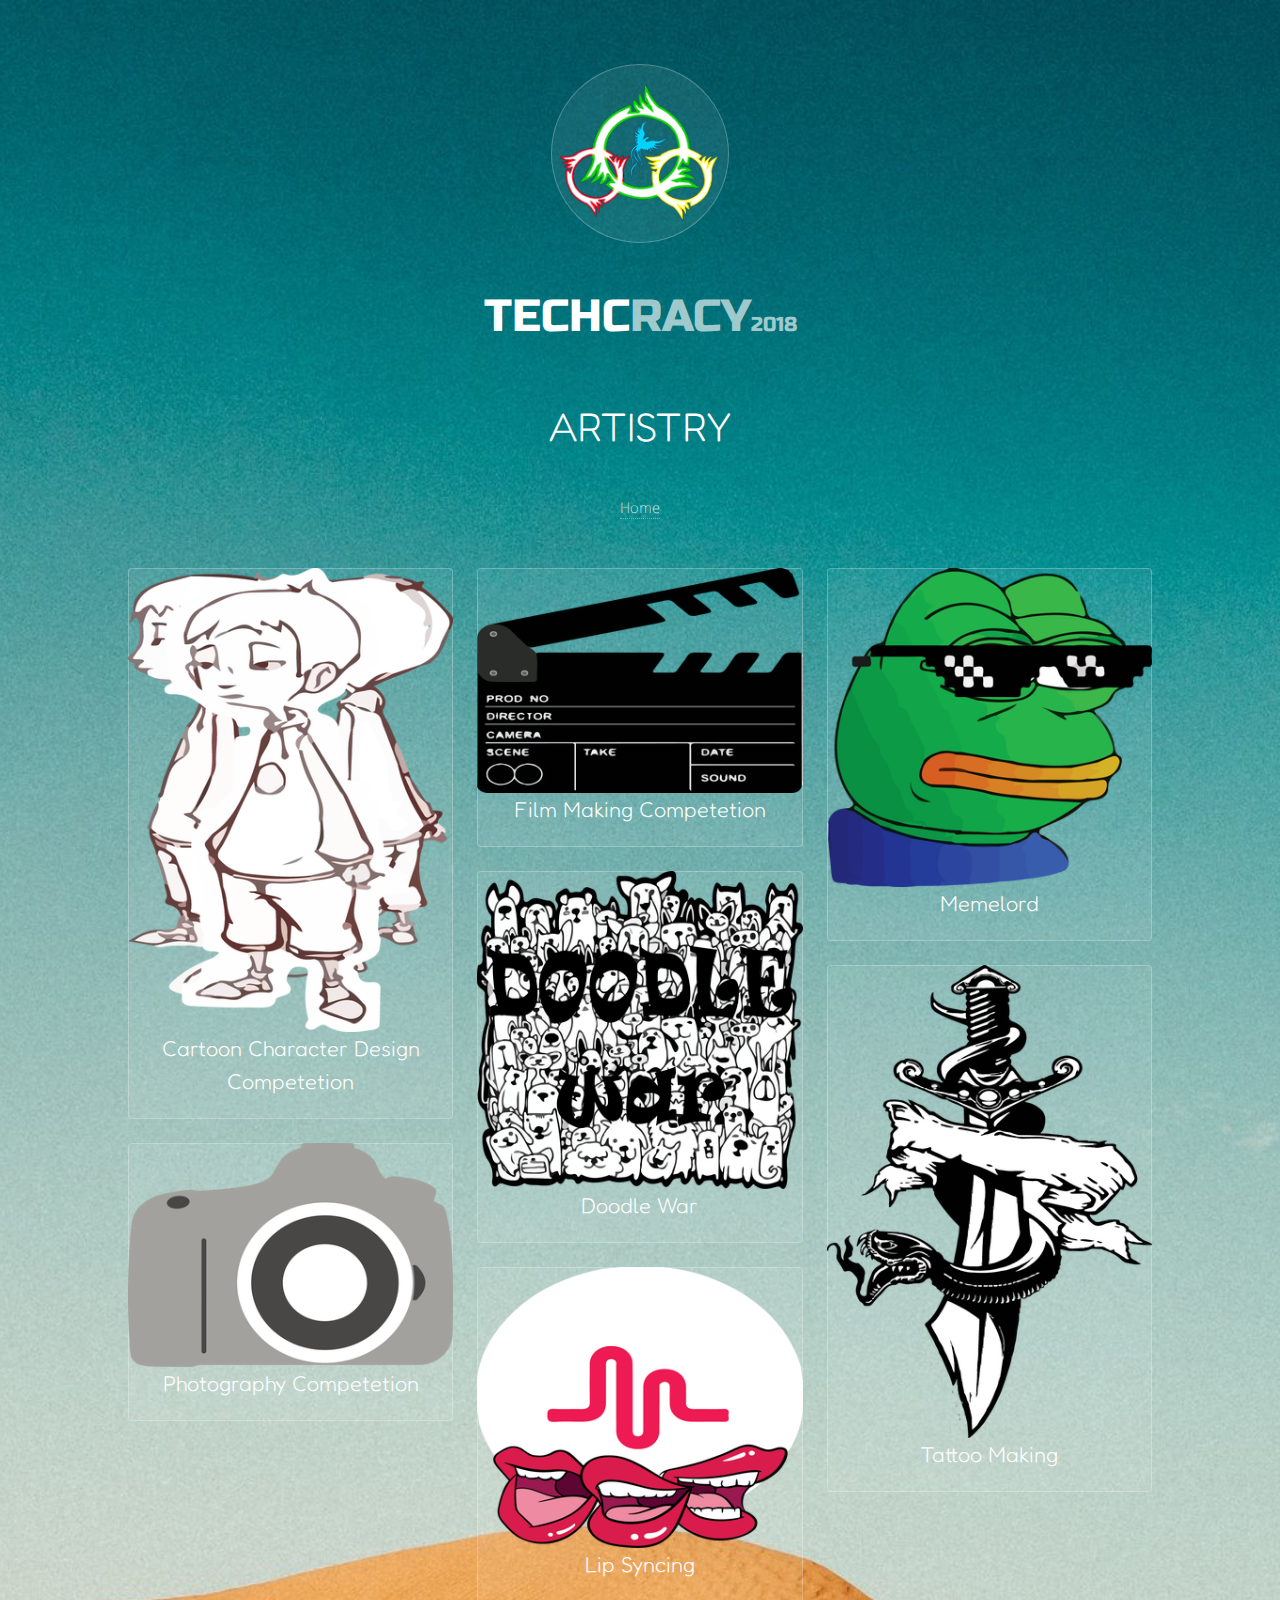
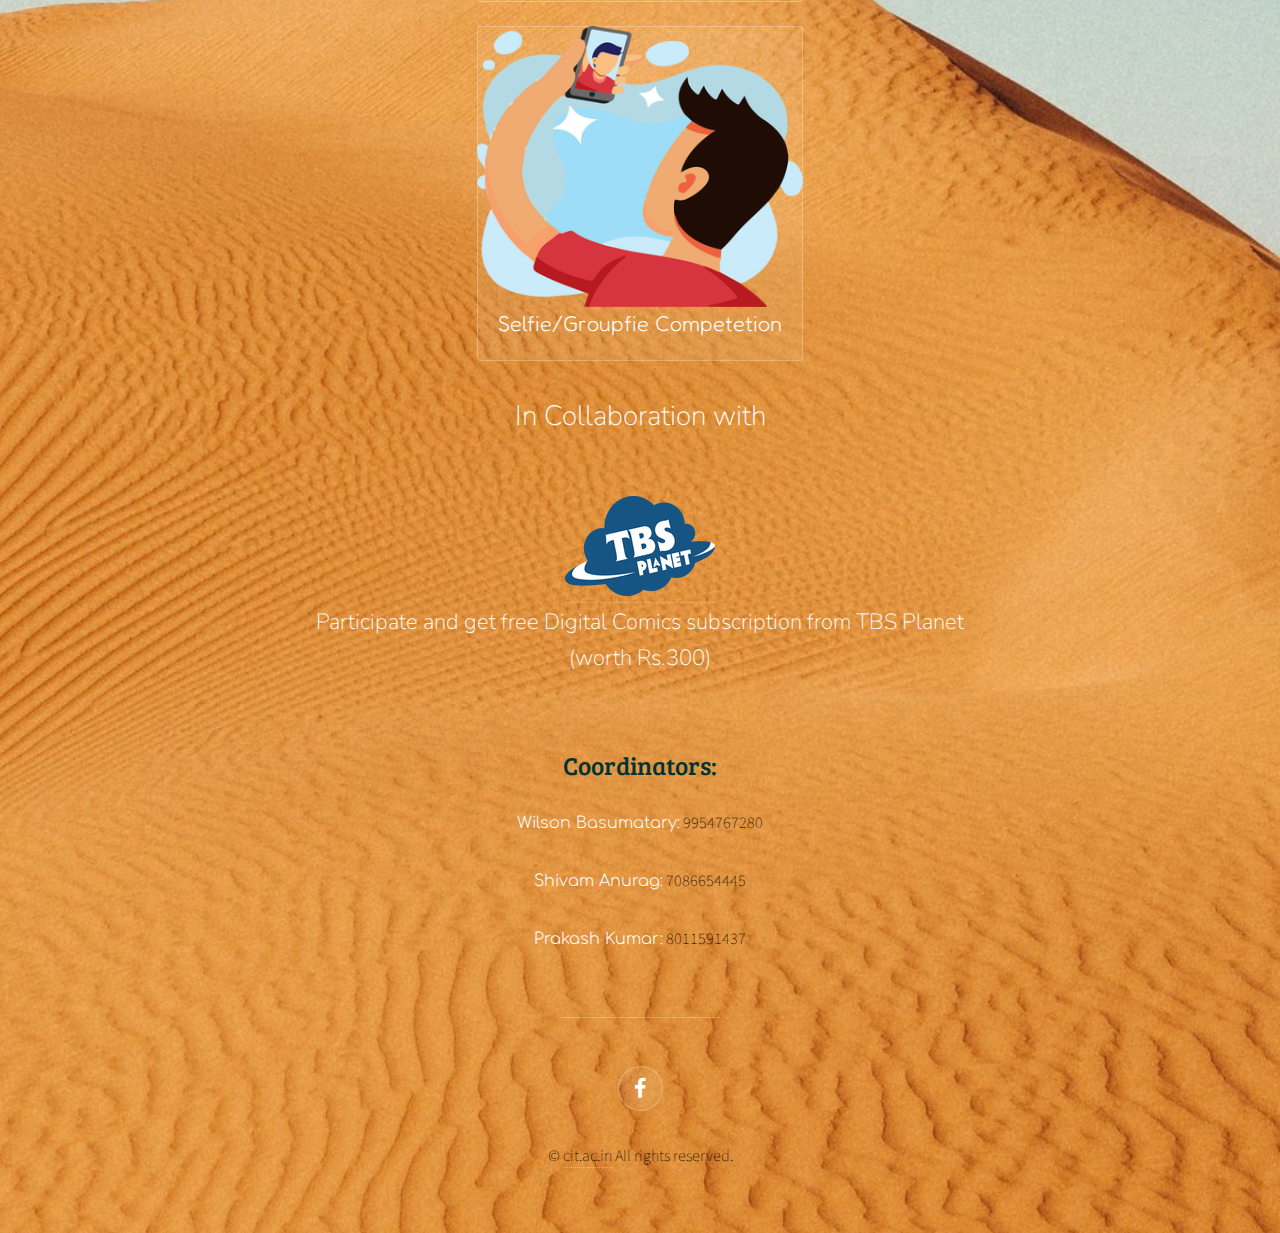
<file: artistry.html>
<!DOCTYPE HTML>

<html>
	<head>
		<title>Artistry</title>

		<meta charset="utf-8" />
		<meta name="viewport" content="width=device-width, initial-scale=1" />
		<link rel="shortcut icon" href="images_artistry/fig.png" />
		<link rel="stylesheet" href="assets_artistry/css/main.css" />
		<link href="https://fonts.googleapis.com/css?family=Pacifico" rel="stylesheet">
		<link href="https://fonts.googleapis.com/css?family=Fredoka+One" rel="stylesheet">
		<link href="https://fonts.googleapis.com/css?family=Assistant" rel="stylesheet">
		<link href="https://fonts.googleapis.com/css?family=Russo+One" rel="stylesheet">
		<link href="https://fonts.googleapis.com/css?family=Bree+Serif" rel="stylesheet">
		<link href="https://fonts.googleapis.com/css?family=Comfortaa" rel="stylesheet">
		<link href="https://fonts.googleapis.com/css?family=Nunito" rel="stylesheet">

	</head>
	<body>

		<!-- Wrapper -->
			<div id="wrapper">

				<!-- Header -->
					<header id="header">
						
						<span class="avatar"><img src="assets/images/fig.png" alt=""/></span>
						<h1 style="font-family: 'Russo One', sans-serif; font-size: 45px"><strong>TECHC</strong><span>RACY</span><span style="font-size: 20px;">2018</span></h1>
						<h3 style="font-family: 'Fredoka One', cursive; font-size: 40px;"><strong>ART</strong>ISTRY</h3>
						
						<h3 style="font-family: 'Assistant', sans-serif;"><a href="index.html">Home</a></h3>
					</header>

				<!-- Main -->
					<section id="main">

						<!-- Thumbnails -->
							<section class="thumbnails">
								<div>
									<a href="images_artistry/fulls/characterdesign.jpg">
										<img src="images_artistry/thumbs/character1.png" alt="" />
										<h2 style="font-family: 'Fredoka One', cursive;">Cartoon Character Design Competetion</h2>
									</a>
									<a href="images_artistry/fulls/photography.jpg">
										<img src="images_artistry/thumbs/camera1.png" alt="" />
										<h2 style="font-family: 'Fredoka One', cursive;">Photography Competetion</h2>
									</a>
								</div>
								<div>
									<a href="images_artistry/fulls/filmaking.jpg">
										<img src="images_artistry/thumbs/film1.png" alt="" />
										<h2 style="font-family: 'Fredoka One', cursive;">Film Making Competetion</h2>
									</a>
									<a href="images_artistry/fulls/doodle.jpg">
										<img src="images_artistry/thumbs/doodle1.png" alt="" />
										<h2 style="font-family: 'Fredoka One', cursive;">Doodle War</h2>
									</a>
									<a href="images_artistry/fulls/lipsync.jpg">
										<img src="images_artistry/thumbs/lipsync1.png" alt="" />
										<h2 style="font-family: 'Fredoka One', cursive;">Lip Syncing</h2>
									</a>
									<a href="images_artistry/fulls/selfie.jpg">
										<img src="images_artistry/thumbs/selfie1.png" alt="" />
										<h2 style="font-family: 'Fredoka One', cursive;">Selfie/Groupfie Competetion</h2>
									</a>
								</div>
								<div>
									<a href="images_artistry/fulls/memelord.jpg">
										<img src="images_artistry/thumbs/memelord1.png" alt="" />
										<h2 style="font-family: 'Fredoka One', cursive;">Memelord</h2>
									</a>
									<a href="images_artistry/fulls/tatoo.jpg">
										<img src="images_artistry/thumbs/tatoo1.png" alt="" />
										<h2 style="font-family: 'Fredoka One', cursive;">Tattoo Making</h2>
									</a>
								</div>
								
							</section>
							<div style="text-align: center;">
								<p style=" font-family: 'Nunito', sans-serif; color: white; font-size: 28px;">In Collaboration with</p>
								<a href="https://www.tbsplanet.com"><img src="images_artistry/tbs1.png" alt=""></a>
								<p style=" font-family: 'Nunito', sans-serif; color: white; font-size: 22px;">Participate and get free Digital Comics subscription from TBS Planet<br>(worth Rs.300)</p>
							</div>

					</section>
					<br>
					<h6 style="color: rgb(0, 51, 51); text-align: center; font-size: 25px; font-family: 'Bree Serif', serif;">Coordinators: </h6>
					
                    <p style="color: black; text-align: center;"><strong style="font-family: 'Comfortaa', cursive;">Wilson Basumatary:</strong> 9954767280</p>
                    <p style="color: black; text-align: center;"><strong style="font-family: 'Comfortaa', cursive;">Shivam Anurag:</strong> 7086654445</p>
                    <p style="color: black; text-align: center;"><strong style="font-family: 'Comfortaa', cursive;">Prakash Kumar:</strong> 8011591437</p>
				<!-- Footer -->
					<footer id="footer">
							<ul class="icons">
							
									<li><a href="https://www.facebook.com/artistrycit/" class="icon style2 fa-facebook" style="color: white;"><span class="label">Facebook</span></a></li>
									
									
							</ul>
						<p>&copy; <a href="https://www.cit.ac.in">cit.ac.in</a> All rights reserved. </p>
					</footer>

			</div>

		<!-- Scripts -->
			<script src="assets_artistry/js/jquery.min.js"></script>
			<script src="assets_artistry/js/jquery.poptrox.min.js"></script>
			<script src="assets_artistry/js/skel.min.js"></script>
			<script src="assets_artistry/js/main.js"></script>

	</body>
</html>
</file>
<file: assets_artistry/css/main.css>
@charset "UTF-8";
@import url(font-awesome.min.css);
@import url("http://fonts.googleapis.com/css?family=Source+Sans+Pro:200");



/* Reset */

	html, body, div, span, applet, object, iframe, h1, h2, h3, h4, h5, h6, p, blockquote, pre, a, abbr, acronym, address, big, cite, code, del, dfn, em, img, ins, kbd, q, s, samp, small, strike, strong, sub, sup, tt, var, b, u, i, center, dl, dt, dd, ol, ul, li, fieldset, form, label, legend, table, caption, tbody, tfoot, thead, tr, th, td, article, aside, canvas, details, embed, figure, figcaption, footer, header, hgroup, menu, nav, output, ruby, section, summary, time, mark, audio, video {
		margin: 0;
		padding: 0;
		border: 0;
		font-size: 100%;
		font: inherit;
		vertical-align: baseline;
	}

	article, aside, details, figcaption, figure, footer, header, hgroup, menu, nav, section {
		display: block;
	}

	body {
		line-height: 1;
	}

	ol, ul {
		list-style: none;
	}

	blockquote, q {
		quotes: none;
	}

	blockquote:before, blockquote:after, q:before, q:after {
		content: '';
		content: none;
	}

	table {
		border-collapse: collapse;
		border-spacing: 0;
	}

	body {
		-webkit-text-size-adjust: none;
	}

/* Box Model */

	*, *:before, *:after {
		-moz-box-sizing: border-box;
		-webkit-box-sizing: border-box;
		box-sizing: border-box;
	}

/* Grid */

	.row {
		border-bottom: solid 1px transparent;
		-moz-box-sizing: border-box;
		-webkit-box-sizing: border-box;
		box-sizing: border-box;
	}

	.row > * {
		float: left;
		-moz-box-sizing: border-box;
		-webkit-box-sizing: border-box;
		box-sizing: border-box;
	}

	.row:after, .row:before {
		content: '';
		display: block;
		clear: both;
		height: 0;
	}

	.row.uniform > * > :first-child {
		margin-top: 0;
	}

	.row.uniform > * > :last-child {
		margin-bottom: 0;
	}

	.row.\30 \25 > * {
		padding: 0 0 0 0em;
	}

	.row.\30 \25 {
		margin: 0 0 -1px 0em;
	}

	.row.uniform.\30 \25 > * {
		padding: 0em 0 0 0em;
	}

	.row.uniform.\30 \25 {
		margin: 0em 0 -1px 0em;
	}

	.row > * {
		padding: 0 0 0 2em;
	}

	.row {
		margin: 0 0 -1px -2em;
	}

	.row.uniform > * {
		padding: 2em 0 0 2em;
	}

	.row.uniform {
		margin: -2em 0 -1px -2em;
	}

	.row.\32 00\25 > * {
		padding: 0 0 0 4em;
	}

	.row.\32 00\25 {
		margin: 0 0 -1px -4em;
	}

	.row.uniform.\32 00\25 > * {
		padding: 4em 0 0 4em;
	}

	.row.uniform.\32 00\25 {
		margin: -4em 0 -1px -4em;
	}

	.row.\31 50\25 > * {
		padding: 0 0 0 3em;
	}

	.row.\31 50\25 {
		margin: 0 0 -1px -3em;
	}

	.row.uniform.\31 50\25 > * {
		padding: 3em 0 0 3em;
	}

	.row.uniform.\31 50\25 {
		margin: -3em 0 -1px -3em;
	}

	.row.\35 0\25 > * {
		padding: 0 0 0 1em;
	}

	.row.\35 0\25 {
		margin: 0 0 -1px -1em;
	}

	.row.uniform.\35 0\25 > * {
		padding: 1em 0 0 1em;
	}

	.row.uniform.\35 0\25 {
		margin: -1em 0 -1px -1em;
	}

	.row.\32 5\25 > * {
		padding: 0 0 0 0.5em;
	}

	.row.\32 5\25 {
		margin: 0 0 -1px -0.5em;
	}

	.row.uniform.\32 5\25 > * {
		padding: 0.5em 0 0 0.5em;
	}

	.row.uniform.\32 5\25 {
		margin: -0.5em 0 -1px -0.5em;
	}

	.\31 2u, .\31 2u\24 {
		width: 100%;
		clear: none;
		margin-left: 0;
	}

	.\31 1u, .\31 1u\24 {
		width: 91.6666666667%;
		clear: none;
		margin-left: 0;
	}

	.\31 0u, .\31 0u\24 {
		width: 83.3333333333%;
		clear: none;
		margin-left: 0;
	}

	.\39 u, .\39 u\24 {
		width: 75%;
		clear: none;
		margin-left: 0;
	}

	.\38 u, .\38 u\24 {
		width: 66.6666666667%;
		clear: none;
		margin-left: 0;
	}

	.\37 u, .\37 u\24 {
		width: 58.3333333333%;
		clear: none;
		margin-left: 0;
	}

	.\36 u, .\36 u\24 {
		width: 50%;
		clear: none;
		margin-left: 0;
	}

	.\35 u, .\35 u\24 {
		width: 41.6666666667%;
		clear: none;
		margin-left: 0;
	}

	.\34 u, .\34 u\24 {
		width: 33.3333333333%;
		clear: none;
		margin-left: 0;
	}

	.\33 u, .\33 u\24 {
		width: 25%;
		clear: none;
		margin-left: 0;
	}

	.\32 u, .\32 u\24 {
		width: 16.6666666667%;
		clear: none;
		margin-left: 0;
	}

	.\31 u, .\31 u\24 {
		width: 8.3333333333%;
		clear: none;
		margin-left: 0;
	}

	.\31 2u\24 + *,
	.\31 1u\24 + *,
	.\31 0u\24 + *,
	.\39 u\24 + *,
	.\38 u\24 + *,
	.\37 u\24 + *,
	.\36 u\24 + *,
	.\35 u\24 + *,
	.\34 u\24 + *,
	.\33 u\24 + *,
	.\32 u\24 + *,
	.\31 u\24 + * {
		clear: left;
	}

	.\-11u {
		margin-left: 91.66667%;
	}

	.\-10u {
		margin-left: 83.33333%;
	}

	.\-9u {
		margin-left: 75%;
	}

	.\-8u {
		margin-left: 66.66667%;
	}

	.\-7u {
		margin-left: 58.33333%;
	}

	.\-6u {
		margin-left: 50%;
	}

	.\-5u {
		margin-left: 41.66667%;
	}

	.\-4u {
		margin-left: 33.33333%;
	}

	.\-3u {
		margin-left: 25%;
	}

	.\-2u {
		margin-left: 16.66667%;
	}

	.\-1u {
		margin-left: 8.33333%;
	}

	@media screen and (max-width: 1680px) {

		.row > * {
			padding: 0 0 0 2em;
		}

		.row {
			margin: 0 0 -1px -2em;
		}

		.row.uniform > * {
			padding: 2em 0 0 2em;
		}

		.row.uniform {
			margin: -2em 0 -1px -2em;
		}

		.row.\32 00\25 > * {
			padding: 0 0 0 4em;
		}

		.row.\32 00\25 {
			margin: 0 0 -1px -4em;
		}

		.row.uniform.\32 00\25 > * {
			padding: 4em 0 0 4em;
		}

		.row.uniform.\32 00\25 {
			margin: -4em 0 -1px -4em;
		}

		.row.\31 50\25 > * {
			padding: 0 0 0 3em;
		}

		.row.\31 50\25 {
			margin: 0 0 -1px -3em;
		}

		.row.uniform.\31 50\25 > * {
			padding: 3em 0 0 3em;
		}

		.row.uniform.\31 50\25 {
			margin: -3em 0 -1px -3em;
		}

		.row.\35 0\25 > * {
			padding: 0 0 0 1em;
		}

		.row.\35 0\25 {
			margin: 0 0 -1px -1em;
		}

		.row.uniform.\35 0\25 > * {
			padding: 1em 0 0 1em;
		}

		.row.uniform.\35 0\25 {
			margin: -1em 0 -1px -1em;
		}

		.row.\32 5\25 > * {
			padding: 0 0 0 0.5em;
		}

		.row.\32 5\25 {
			margin: 0 0 -1px -0.5em;
		}

		.row.uniform.\32 5\25 > * {
			padding: 0.5em 0 0 0.5em;
		}

		.row.uniform.\32 5\25 {
			margin: -0.5em 0 -1px -0.5em;
		}

		.\31 2u\28xlarge\29, .\31 2u\24\28xlarge\29 {
			width: 100%;
			clear: none;
			margin-left: 0;
		}

		.\31 1u\28xlarge\29, .\31 1u\24\28xlarge\29 {
			width: 91.6666666667%;
			clear: none;
			margin-left: 0;
		}

		.\31 0u\28xlarge\29, .\31 0u\24\28xlarge\29 {
			width: 83.3333333333%;
			clear: none;
			margin-left: 0;
		}

		.\39 u\28xlarge\29, .\39 u\24\28xlarge\29 {
			width: 75%;
			clear: none;
			margin-left: 0;
		}

		.\38 u\28xlarge\29, .\38 u\24\28xlarge\29 {
			width: 66.6666666667%;
			clear: none;
			margin-left: 0;
		}

		.\37 u\28xlarge\29, .\37 u\24\28xlarge\29 {
			width: 58.3333333333%;
			clear: none;
			margin-left: 0;
		}

		.\36 u\28xlarge\29, .\36 u\24\28xlarge\29 {
			width: 50%;
			clear: none;
			margin-left: 0;
		}

		.\35 u\28xlarge\29, .\35 u\24\28xlarge\29 {
			width: 41.6666666667%;
			clear: none;
			margin-left: 0;
		}

		.\34 u\28xlarge\29, .\34 u\24\28xlarge\29 {
			width: 33.3333333333%;
			clear: none;
			margin-left: 0;
		}

		.\33 u\28xlarge\29, .\33 u\24\28xlarge\29 {
			width: 25%;
			clear: none;
			margin-left: 0;
		}

		.\32 u\28xlarge\29, .\32 u\24\28xlarge\29 {
			width: 16.6666666667%;
			clear: none;
			margin-left: 0;
		}

		.\31 u\28xlarge\29, .\31 u\24\28xlarge\29 {
			width: 8.3333333333%;
			clear: none;
			margin-left: 0;
		}

		.\31 2u\24\28xlarge\29 + *,
		.\31 1u\24\28xlarge\29 + *,
		.\31 0u\24\28xlarge\29 + *,
		.\39 u\24\28xlarge\29 + *,
		.\38 u\24\28xlarge\29 + *,
		.\37 u\24\28xlarge\29 + *,
		.\36 u\24\28xlarge\29 + *,
		.\35 u\24\28xlarge\29 + *,
		.\34 u\24\28xlarge\29 + *,
		.\33 u\24\28xlarge\29 + *,
		.\32 u\24\28xlarge\29 + *,
		.\31 u\24\28xlarge\29 + * {
			clear: left;
		}

		.\-11u\28xlarge\29 {
			margin-left: 91.66667%;
		}

		.\-10u\28xlarge\29 {
			margin-left: 83.33333%;
		}

		.\-9u\28xlarge\29 {
			margin-left: 75%;
		}

		.\-8u\28xlarge\29 {
			margin-left: 66.66667%;
		}

		.\-7u\28xlarge\29 {
			margin-left: 58.33333%;
		}

		.\-6u\28xlarge\29 {
			margin-left: 50%;
		}

		.\-5u\28xlarge\29 {
			margin-left: 41.66667%;
		}

		.\-4u\28xlarge\29 {
			margin-left: 33.33333%;
		}

		.\-3u\28xlarge\29 {
			margin-left: 25%;
		}

		.\-2u\28xlarge\29 {
			margin-left: 16.66667%;
		}

		.\-1u\28xlarge\29 {
			margin-left: 8.33333%;
		}

	}

	@media screen and (max-width: 1280px) {

		.row > * {
			padding: 0 0 0 2em;
		}

		.row {
			margin: 0 0 -1px -2em;
		}

		.row.uniform > * {
			padding: 2em 0 0 2em;
		}

		.row.uniform {
			margin: -2em 0 -1px -2em;
		}

		.row.\32 00\25 > * {
			padding: 0 0 0 4em;
		}

		.row.\32 00\25 {
			margin: 0 0 -1px -4em;
		}

		.row.uniform.\32 00\25 > * {
			padding: 4em 0 0 4em;
		}

		.row.uniform.\32 00\25 {
			margin: -4em 0 -1px -4em;
		}

		.row.\31 50\25 > * {
			padding: 0 0 0 3em;
		}

		.row.\31 50\25 {
			margin: 0 0 -1px -3em;
		}

		.row.uniform.\31 50\25 > * {
			padding: 3em 0 0 3em;
		}

		.row.uniform.\31 50\25 {
			margin: -3em 0 -1px -3em;
		}

		.row.\35 0\25 > * {
			padding: 0 0 0 1em;
		}

		.row.\35 0\25 {
			margin: 0 0 -1px -1em;
		}

		.row.uniform.\35 0\25 > * {
			padding: 1em 0 0 1em;
		}

		.row.uniform.\35 0\25 {
			margin: -1em 0 -1px -1em;
		}

		.row.\32 5\25 > * {
			padding: 0 0 0 0.5em;
		}

		.row.\32 5\25 {
			margin: 0 0 -1px -0.5em;
		}

		.row.uniform.\32 5\25 > * {
			padding: 0.5em 0 0 0.5em;
		}

		.row.uniform.\32 5\25 {
			margin: -0.5em 0 -1px -0.5em;
		}

		.\31 2u\28large\29, .\31 2u\24\28large\29 {
			width: 100%;
			clear: none;
			margin-left: 0;
		}

		.\31 1u\28large\29, .\31 1u\24\28large\29 {
			width: 91.6666666667%;
			clear: none;
			margin-left: 0;
		}

		.\31 0u\28large\29, .\31 0u\24\28large\29 {
			width: 83.3333333333%;
			clear: none;
			margin-left: 0;
		}

		.\39 u\28large\29, .\39 u\24\28large\29 {
			width: 75%;
			clear: none;
			margin-left: 0;
		}

		.\38 u\28large\29, .\38 u\24\28large\29 {
			width: 66.6666666667%;
			clear: none;
			margin-left: 0;
		}

		.\37 u\28large\29, .\37 u\24\28large\29 {
			width: 58.3333333333%;
			clear: none;
			margin-left: 0;
		}

		.\36 u\28large\29, .\36 u\24\28large\29 {
			width: 50%;
			clear: none;
			margin-left: 0;
		}

		.\35 u\28large\29, .\35 u\24\28large\29 {
			width: 41.6666666667%;
			clear: none;
			margin-left: 0;
		}

		.\34 u\28large\29, .\34 u\24\28large\29 {
			width: 33.3333333333%;
			clear: none;
			margin-left: 0;
		}

		.\33 u\28large\29, .\33 u\24\28large\29 {
			width: 25%;
			clear: none;
			margin-left: 0;
		}

		.\32 u\28large\29, .\32 u\24\28large\29 {
			width: 16.6666666667%;
			clear: none;
			margin-left: 0;
		}

		.\31 u\28large\29, .\31 u\24\28large\29 {
			width: 8.3333333333%;
			clear: none;
			margin-left: 0;
		}

		.\31 2u\24\28large\29 + *,
		.\31 1u\24\28large\29 + *,
		.\31 0u\24\28large\29 + *,
		.\39 u\24\28large\29 + *,
		.\38 u\24\28large\29 + *,
		.\37 u\24\28large\29 + *,
		.\36 u\24\28large\29 + *,
		.\35 u\24\28large\29 + *,
		.\34 u\24\28large\29 + *,
		.\33 u\24\28large\29 + *,
		.\32 u\24\28large\29 + *,
		.\31 u\24\28large\29 + * {
			clear: left;
		}

		.\-11u\28large\29 {
			margin-left: 91.66667%;
		}

		.\-10u\28large\29 {
			margin-left: 83.33333%;
		}

		.\-9u\28large\29 {
			margin-left: 75%;
		}

		.\-8u\28large\29 {
			margin-left: 66.66667%;
		}

		.\-7u\28large\29 {
			margin-left: 58.33333%;
		}

		.\-6u\28large\29 {
			margin-left: 50%;
		}

		.\-5u\28large\29 {
			margin-left: 41.66667%;
		}

		.\-4u\28large\29 {
			margin-left: 33.33333%;
		}

		.\-3u\28large\29 {
			margin-left: 25%;
		}

		.\-2u\28large\29 {
			margin-left: 16.66667%;
		}

		.\-1u\28large\29 {
			margin-left: 8.33333%;
		}

	}

	@media screen and (max-width: 980px) {

		.row > * {
			padding: 0 0 0 2em;
		}

		.row {
			margin: 0 0 -1px -2em;
		}

		.row.uniform > * {
			padding: 2em 0 0 2em;
		}

		.row.uniform {
			margin: -2em 0 -1px -2em;
		}

		.row.\32 00\25 > * {
			padding: 0 0 0 4em;
		}

		.row.\32 00\25 {
			margin: 0 0 -1px -4em;
		}

		.row.uniform.\32 00\25 > * {
			padding: 4em 0 0 4em;
		}

		.row.uniform.\32 00\25 {
			margin: -4em 0 -1px -4em;
		}

		.row.\31 50\25 > * {
			padding: 0 0 0 3em;
		}

		.row.\31 50\25 {
			margin: 0 0 -1px -3em;
		}

		.row.uniform.\31 50\25 > * {
			padding: 3em 0 0 3em;
		}

		.row.uniform.\31 50\25 {
			margin: -3em 0 -1px -3em;
		}

		.row.\35 0\25 > * {
			padding: 0 0 0 1em;
		}

		.row.\35 0\25 {
			margin: 0 0 -1px -1em;
		}

		.row.uniform.\35 0\25 > * {
			padding: 1em 0 0 1em;
		}

		.row.uniform.\35 0\25 {
			margin: -1em 0 -1px -1em;
		}

		.row.\32 5\25 > * {
			padding: 0 0 0 0.5em;
		}

		.row.\32 5\25 {
			margin: 0 0 -1px -0.5em;
		}

		.row.uniform.\32 5\25 > * {
			padding: 0.5em 0 0 0.5em;
		}

		.row.uniform.\32 5\25 {
			margin: -0.5em 0 -1px -0.5em;
		}

		.\31 2u\28medium\29, .\31 2u\24\28medium\29 {
			width: 100%;
			clear: none;
			margin-left: 0;
		}

		.\31 1u\28medium\29, .\31 1u\24\28medium\29 {
			width: 91.6666666667%;
			clear: none;
			margin-left: 0;
		}

		.\31 0u\28medium\29, .\31 0u\24\28medium\29 {
			width: 83.3333333333%;
			clear: none;
			margin-left: 0;
		}

		.\39 u\28medium\29, .\39 u\24\28medium\29 {
			width: 75%;
			clear: none;
			margin-left: 0;
		}

		.\38 u\28medium\29, .\38 u\24\28medium\29 {
			width: 66.6666666667%;
			clear: none;
			margin-left: 0;
		}

		.\37 u\28medium\29, .\37 u\24\28medium\29 {
			width: 58.3333333333%;
			clear: none;
			margin-left: 0;
		}

		.\36 u\28medium\29, .\36 u\24\28medium\29 {
			width: 50%;
			clear: none;
			margin-left: 0;
		}

		.\35 u\28medium\29, .\35 u\24\28medium\29 {
			width: 41.6666666667%;
			clear: none;
			margin-left: 0;
		}

		.\34 u\28medium\29, .\34 u\24\28medium\29 {
			width: 33.3333333333%;
			clear: none;
			margin-left: 0;
		}

		.\33 u\28medium\29, .\33 u\24\28medium\29 {
			width: 25%;
			clear: none;
			margin-left: 0;
		}

		.\32 u\28medium\29, .\32 u\24\28medium\29 {
			width: 16.6666666667%;
			clear: none;
			margin-left: 0;
		}

		.\31 u\28medium\29, .\31 u\24\28medium\29 {
			width: 8.3333333333%;
			clear: none;
			margin-left: 0;
		}

		.\31 2u\24\28medium\29 + *,
		.\31 1u\24\28medium\29 + *,
		.\31 0u\24\28medium\29 + *,
		.\39 u\24\28medium\29 + *,
		.\38 u\24\28medium\29 + *,
		.\37 u\24\28medium\29 + *,
		.\36 u\24\28medium\29 + *,
		.\35 u\24\28medium\29 + *,
		.\34 u\24\28medium\29 + *,
		.\33 u\24\28medium\29 + *,
		.\32 u\24\28medium\29 + *,
		.\31 u\24\28medium\29 + * {
			clear: left;
		}

		.\-11u\28medium\29 {
			margin-left: 91.66667%;
		}

		.\-10u\28medium\29 {
			margin-left: 83.33333%;
		}

		.\-9u\28medium\29 {
			margin-left: 75%;
		}

		.\-8u\28medium\29 {
			margin-left: 66.66667%;
		}

		.\-7u\28medium\29 {
			margin-left: 58.33333%;
		}

		.\-6u\28medium\29 {
			margin-left: 50%;
		}

		.\-5u\28medium\29 {
			margin-left: 41.66667%;
		}

		.\-4u\28medium\29 {
			margin-left: 33.33333%;
		}

		.\-3u\28medium\29 {
			margin-left: 25%;
		}

		.\-2u\28medium\29 {
			margin-left: 16.66667%;
		}

		.\-1u\28medium\29 {
			margin-left: 8.33333%;
		}

	}

	@media screen and (max-width: 736px) {

		.row > * {
			padding: 0 0 0 2em;
		}

		.row {
			margin: 0 0 -1px -2em;
		}

		.row.uniform > * {
			padding: 2em 0 0 2em;
		}

		.row.uniform {
			margin: -2em 0 -1px -2em;
		}

		.row.\32 00\25 > * {
			padding: 0 0 0 4em;
		}

		.row.\32 00\25 {
			margin: 0 0 -1px -4em;
		}

		.row.uniform.\32 00\25 > * {
			padding: 4em 0 0 4em;
		}

		.row.uniform.\32 00\25 {
			margin: -4em 0 -1px -4em;
		}

		.row.\31 50\25 > * {
			padding: 0 0 0 3em;
		}

		.row.\31 50\25 {
			margin: 0 0 -1px -3em;
		}

		.row.uniform.\31 50\25 > * {
			padding: 3em 0 0 3em;
		}

		.row.uniform.\31 50\25 {
			margin: -3em 0 -1px -3em;
		}

		.row.\35 0\25 > * {
			padding: 0 0 0 1em;
		}

		.row.\35 0\25 {
			margin: 0 0 -1px -1em;
		}

		.row.uniform.\35 0\25 > * {
			padding: 1em 0 0 1em;
		}

		.row.uniform.\35 0\25 {
			margin: -1em 0 -1px -1em;
		}

		.row.\32 5\25 > * {
			padding: 0 0 0 0.5em;
		}

		.row.\32 5\25 {
			margin: 0 0 -1px -0.5em;
		}

		.row.uniform.\32 5\25 > * {
			padding: 0.5em 0 0 0.5em;
		}

		.row.uniform.\32 5\25 {
			margin: -0.5em 0 -1px -0.5em;
		}

		.\31 2u\28small\29, .\31 2u\24\28small\29 {
			width: 100%;
			clear: none;
			margin-left: 0;
		}

		.\31 1u\28small\29, .\31 1u\24\28small\29 {
			width: 91.6666666667%;
			clear: none;
			margin-left: 0;
		}

		.\31 0u\28small\29, .\31 0u\24\28small\29 {
			width: 83.3333333333%;
			clear: none;
			margin-left: 0;
		}

		.\39 u\28small\29, .\39 u\24\28small\29 {
			width: 75%;
			clear: none;
			margin-left: 0;
		}

		.\38 u\28small\29, .\38 u\24\28small\29 {
			width: 66.6666666667%;
			clear: none;
			margin-left: 0;
		}

		.\37 u\28small\29, .\37 u\24\28small\29 {
			width: 58.3333333333%;
			clear: none;
			margin-left: 0;
		}

		.\36 u\28small\29, .\36 u\24\28small\29 {
			width: 50%;
			clear: none;
			margin-left: 0;
		}

		.\35 u\28small\29, .\35 u\24\28small\29 {
			width: 41.6666666667%;
			clear: none;
			margin-left: 0;
		}

		.\34 u\28small\29, .\34 u\24\28small\29 {
			width: 33.3333333333%;
			clear: none;
			margin-left: 0;
		}

		.\33 u\28small\29, .\33 u\24\28small\29 {
			width: 25%;
			clear: none;
			margin-left: 0;
		}

		.\32 u\28small\29, .\32 u\24\28small\29 {
			width: 16.6666666667%;
			clear: none;
			margin-left: 0;
		}

		.\31 u\28small\29, .\31 u\24\28small\29 {
			width: 8.3333333333%;
			clear: none;
			margin-left: 0;
		}

		.\31 2u\24\28small\29 + *,
		.\31 1u\24\28small\29 + *,
		.\31 0u\24\28small\29 + *,
		.\39 u\24\28small\29 + *,
		.\38 u\24\28small\29 + *,
		.\37 u\24\28small\29 + *,
		.\36 u\24\28small\29 + *,
		.\35 u\24\28small\29 + *,
		.\34 u\24\28small\29 + *,
		.\33 u\24\28small\29 + *,
		.\32 u\24\28small\29 + *,
		.\31 u\24\28small\29 + * {
			clear: left;
		}

		.\-11u\28small\29 {
			margin-left: 91.66667%;
		}

		.\-10u\28small\29 {
			margin-left: 83.33333%;
		}

		.\-9u\28small\29 {
			margin-left: 75%;
		}

		.\-8u\28small\29 {
			margin-left: 66.66667%;
		}

		.\-7u\28small\29 {
			margin-left: 58.33333%;
		}

		.\-6u\28small\29 {
			margin-left: 50%;
		}

		.\-5u\28small\29 {
			margin-left: 41.66667%;
		}

		.\-4u\28small\29 {
			margin-left: 33.33333%;
		}

		.\-3u\28small\29 {
			margin-left: 25%;
		}

		.\-2u\28small\29 {
			margin-left: 16.66667%;
		}

		.\-1u\28small\29 {
			margin-left: 8.33333%;
		}

	}

	@media screen and (max-width: 480px) {

		.row > * {
			padding: 0 0 0 2em;
		}

		.row {
			margin: 0 0 -1px -2em;
		}

		.row.uniform > * {
			padding: 2em 0 0 2em;
		}

		.row.uniform {
			margin: -2em 0 -1px -2em;
		}

		.row.\32 00\25 > * {
			padding: 0 0 0 4em;
		}

		.row.\32 00\25 {
			margin: 0 0 -1px -4em;
		}

		.row.uniform.\32 00\25 > * {
			padding: 4em 0 0 4em;
		}

		.row.uniform.\32 00\25 {
			margin: -4em 0 -1px -4em;
		}

		.row.\31 50\25 > * {
			padding: 0 0 0 3em;
		}

		.row.\31 50\25 {
			margin: 0 0 -1px -3em;
		}

		.row.uniform.\31 50\25 > * {
			padding: 3em 0 0 3em;
		}

		.row.uniform.\31 50\25 {
			margin: -3em 0 -1px -3em;
		}

		.row.\35 0\25 > * {
			padding: 0 0 0 1em;
		}

		.row.\35 0\25 {
			margin: 0 0 -1px -1em;
		}

		.row.uniform.\35 0\25 > * {
			padding: 1em 0 0 1em;
		}

		.row.uniform.\35 0\25 {
			margin: -1em 0 -1px -1em;
		}

		.row.\32 5\25 > * {
			padding: 0 0 0 0.5em;
		}

		.row.\32 5\25 {
			margin: 0 0 -1px -0.5em;
		}

		.row.uniform.\32 5\25 > * {
			padding: 0.5em 0 0 0.5em;
		}

		.row.uniform.\32 5\25 {
			margin: -0.5em 0 -1px -0.5em;
		}

		.\31 2u\28xsmall\29, .\31 2u\24\28xsmall\29 {
			width: 100%;
			clear: none;
			margin-left: 0;
		}

		.\31 1u\28xsmall\29, .\31 1u\24\28xsmall\29 {
			width: 91.6666666667%;
			clear: none;
			margin-left: 0;
		}

		.\31 0u\28xsmall\29, .\31 0u\24\28xsmall\29 {
			width: 83.3333333333%;
			clear: none;
			margin-left: 0;
		}

		.\39 u\28xsmall\29, .\39 u\24\28xsmall\29 {
			width: 75%;
			clear: none;
			margin-left: 0;
		}

		.\38 u\28xsmall\29, .\38 u\24\28xsmall\29 {
			width: 66.6666666667%;
			clear: none;
			margin-left: 0;
		}

		.\37 u\28xsmall\29, .\37 u\24\28xsmall\29 {
			width: 58.3333333333%;
			clear: none;
			margin-left: 0;
		}

		.\36 u\28xsmall\29, .\36 u\24\28xsmall\29 {
			width: 50%;
			clear: none;
			margin-left: 0;
		}

		.\35 u\28xsmall\29, .\35 u\24\28xsmall\29 {
			width: 41.6666666667%;
			clear: none;
			margin-left: 0;
		}

		.\34 u\28xsmall\29, .\34 u\24\28xsmall\29 {
			width: 33.3333333333%;
			clear: none;
			margin-left: 0;
		}

		.\33 u\28xsmall\29, .\33 u\24\28xsmall\29 {
			width: 25%;
			clear: none;
			margin-left: 0;
		}

		.\32 u\28xsmall\29, .\32 u\24\28xsmall\29 {
			width: 16.6666666667%;
			clear: none;
			margin-left: 0;
		}

		.\31 u\28xsmall\29, .\31 u\24\28xsmall\29 {
			width: 8.3333333333%;
			clear: none;
			margin-left: 0;
		}

		.\31 2u\24\28xsmall\29 + *,
		.\31 1u\24\28xsmall\29 + *,
		.\31 0u\24\28xsmall\29 + *,
		.\39 u\24\28xsmall\29 + *,
		.\38 u\24\28xsmall\29 + *,
		.\37 u\24\28xsmall\29 + *,
		.\36 u\24\28xsmall\29 + *,
		.\35 u\24\28xsmall\29 + *,
		.\34 u\24\28xsmall\29 + *,
		.\33 u\24\28xsmall\29 + *,
		.\32 u\24\28xsmall\29 + *,
		.\31 u\24\28xsmall\29 + * {
			clear: left;
		}

		.\-11u\28xsmall\29 {
			margin-left: 91.66667%;
		}

		.\-10u\28xsmall\29 {
			margin-left: 83.33333%;
		}

		.\-9u\28xsmall\29 {
			margin-left: 75%;
		}

		.\-8u\28xsmall\29 {
			margin-left: 66.66667%;
		}

		.\-7u\28xsmall\29 {
			margin-left: 58.33333%;
		}

		.\-6u\28xsmall\29 {
			margin-left: 50%;
		}

		.\-5u\28xsmall\29 {
			margin-left: 41.66667%;
		}

		.\-4u\28xsmall\29 {
			margin-left: 33.33333%;
		}

		.\-3u\28xsmall\29 {
			margin-left: 25%;
		}

		.\-2u\28xsmall\29 {
			margin-left: 16.66667%;
		}

		.\-1u\28xsmall\29 {
			margin-left: 8.33333%;
		}

	}

/* Basic */

	@-ms-viewport {
		width: device-width;
	}

	body {
		-ms-overflow-style: scrollbar;
	}

	@media screen and (max-width: 480px) {

		html, body {
			min-width: 320px;
		}

	}

	body {
		background-color: #000;
		background-image: url("../../images_artistry/bg12.jpg");
		background-size: cover;
		background-position: top center;
	}

		body.is-loading *, body.is-loading *:before, body.is-loading *:after {
			-moz-animation: none !important;
			-webkit-animation: none !important;
			-ms-animation: none !important;
			animation: none !important;
			-moz-transition: none !important;
			-webkit-transition: none !important;
			-ms-transition: none !important;
			transition: none !important;
		}

/* Type */

	body, input, select, textarea {
		color: black;
		font-family: "Source Sans Pro", Helvetica, sans-serif;
		font-size: 13pt;
		font-weight: 200;
		line-height: 1.65;
	}

		@media screen and (max-width: 1280px) {

			body, input, select, textarea {
				font-size: 12pt;
			}

		}

	a {
		color: black;
		text-decoration: none;
		border-bottom: dotted 1px rgba(255, 255, 255, 0.35);
		-moz-transition: border-bottom-color 0.2s ease-in-out, color 0.2s ease-in-out;
		-webkit-transition: border-bottom-color 0.2s ease-in-out, color 0.2s ease-in-out;
		-ms-transition: border-bottom-color 0.2s ease-in-out, color 0.2s ease-in-out;
		transition: border-bottom-color 0.2s ease-in-out, color 0.2s ease-in-out;
	}

		a:hover {
			color: #ffffff;
			border-bottom-color: transparent;
		}

	strong, b {
		color: #ffffff;
		font-weight: 200;
	}

	em, i {
		font-style: italic;
	}

	p {
		margin: 0 0 2em 0;
	}

	h1, h2, h3, h4, h5, h6 {
		color: #ffffff;
		font-weight: 200;
		line-height: 1.5;
		margin: 0 0 1em 0;
	}

		h1 a, h2 a, h3 a, h4 a, h5 a, h6 a {
			color: inherit;
			text-decoration: none;
		}

		@media screen and (max-width: 980px) {

			h1 br, h2 br, h3 br, h4 br, h5 br, h6 br {
				display: none;
			}

		}

	h1 {
		font-size: 1.75em;
	}

		@media screen and (max-width: 980px) {

			h1 {
				font-size: 1.5em;
			}

		}

		@media screen and (max-width: 736px) {

			h1 {
				font-size: 1.25em;
			}

		}

	h2 {
		font-size: 1.35em;
	}

		@media screen and (max-width: 736px) {

			h2 {
				font-size: 1em;
			}

		}

	h3 {
		font-size: 1em;
	}

	h4 {
		font-size: 1em;
	}

	h5 {
		font-size: 0.9em;
	}

	h6 {
		font-size: 0.7em;
	}

	sub {
		font-size: 0.8em;
		position: relative;
		top: 0.5em;
	}

	sup {
		font-size: 0.8em;
		position: relative;
		top: -0.5em;
	}

	blockquote {
		border-left: solid 4px rgba(255, 255, 255, 0.25);
		font-style: italic;
		margin: 0 0 2em 0;
		padding: 0.5em 0 0.5em 2em;
	}

	code {
		background: rgba(255, 255, 255, 0.075);
		border-radius: 4px;
		border: solid 1px rgba(255, 255, 255, 0.25);
		font-family: "Courier New", monospace;
		font-size: 0.9em;
		margin: 0 0.25em;
		padding: 0.25em 0.65em;
	}

	pre {
		-webkit-overflow-scrolling: touch;
		font-family: "Courier New", monospace;
		font-size: 0.9em;
		margin: 0 0 2em 0;
	}

		pre code {
			display: block;
			line-height: 1.75;
			padding: 1em 1.5em;
			overflow-x: auto;
		}

	hr {
		border: 0;
		border-bottom: solid 1px rgba(255, 255, 255, 0.25);
		margin: 2em 0;
	}

		hr.major {
			margin: 3em 0;
		}

	.align-left {
		text-align: left;
	}

	.align-center {
		text-align: center;
	}

	.align-right {
		text-align: right;
	}

/* Section/Article */

	section.special, article.special {
		text-align: center;
	}

	header p {
		color: rgba(255, 255, 255, 0.35);
		position: relative;
		margin: 0 0 1.5em 0;
	}

	header h2 + p {
		font-size: 1.25em;
		margin-top: -1em;
	}

	header h3 + p {
		font-size: 1.1em;
		margin-top: -0.8em;
	}

	header h4 + p,
	header h5 + p,
	header h6 + p {
		font-size: 0.9em;
		margin-top: -0.6em;
	}

/* Form */

	form {
		margin: 0 0 2em 0;
	}

	label {
		color: #ffffff;
		display: block;
		font-size: 0.9em;
		font-weight: 200;
		margin: 0 0 1em 0;
	}

	input[type="text"],
	input[type="password"],
	input[type="email"],
	input[type="tel"],
	select,
	textarea {
		-moz-appearance: none;
		-webkit-appearance: none;
		-ms-appearance: none;
		appearance: none;
		background: rgba(255, 255, 255, 0.075);
		border-radius: 4px;
		border: none;
		border: solid 1px rgba(255, 255, 255, 0.25);
		color: inherit;
		display: block;
		outline: 0;
		padding: 0 1em;
		text-decoration: none;
		width: 100%;
	}

		input[type="text"]:invalid,
		input[type="password"]:invalid,
		input[type="email"]:invalid,
		input[type="tel"]:invalid,
		select:invalid,
		textarea:invalid {
			box-shadow: none;
		}

		input[type="text"]:focus,
		input[type="password"]:focus,
		input[type="email"]:focus,
		input[type="tel"]:focus,
		select:focus,
		textarea:focus {
			border-color: #FF6382;
			box-shadow: 0 0 0 1px #FF6382;
		}

	.select-wrapper {
		text-decoration: none;
		display: block;
		position: relative;
	}

		.select-wrapper:before {
			content: "";
			-moz-osx-font-smoothing: grayscale;
			-webkit-font-smoothing: antialiased;
			font-family: FontAwesome;
			font-style: normal;
			font-weight: normal;
			text-transform: none !important;
		}

		.select-wrapper:before {
			color: rgba(255, 255, 255, 0.25);
			display: block;
			height: 2.75em;
			line-height: 2.75em;
			pointer-events: none;
			position: absolute;
			right: 0;
			text-align: center;
			top: 0;
			width: 2.75em;
		}

		.select-wrapper select::-ms-expand {
			display: none;
		}

	input[type="text"],
	input[type="password"],
	input[type="email"],
	select {
		height: 2.75em;
	}

	textarea {
		padding: 0.75em 1em;
	}

	input[type="checkbox"],
	input[type="radio"] {
		-moz-appearance: none;
		-webkit-appearance: none;
		-ms-appearance: none;
		appearance: none;
		display: block;
		float: left;
		margin-right: -2em;
		opacity: 0;
		width: 1em;
		z-index: -1;
	}

		input[type="checkbox"] + label,
		input[type="radio"] + label {
			text-decoration: none;
			color: rgba(255, 255, 255, 0.65);
			cursor: pointer;
			display: inline-block;
			font-size: 1em;
			font-weight: 200;
			padding-left: 2.4em;
			padding-right: 0.75em;
			position: relative;
		}

			input[type="checkbox"] + label:before,
			input[type="radio"] + label:before {
				-moz-osx-font-smoothing: grayscale;
				-webkit-font-smoothing: antialiased;
				font-family: FontAwesome;
				font-style: normal;
				font-weight: normal;
				text-transform: none !important;
			}

			input[type="checkbox"] + label:before,
			input[type="radio"] + label:before {
				background: rgba(255, 255, 255, 0.075);
				border-radius: 4px;
				border: solid 1px rgba(255, 255, 255, 0.25);
				content: '';
				display: inline-block;
				height: 1.65em;
				left: 0;
				line-height: 1.58125em;
				position: absolute;
				text-align: center;
				top: 0;
				width: 1.65em;
			}

		input[type="checkbox"]:checked + label:before,
		input[type="radio"]:checked + label:before {
			background: #FF6382;
			border-color: #FF6382;
			color: #ffffff;
			content: '\f00c';
		}

		input[type="checkbox"]:focus + label:before,
		input[type="radio"]:focus + label:before {
			border-color: #FF6382;
			box-shadow: 0 0 0 1px #FF6382;
		}

	input[type="checkbox"] + label:before {
		border-radius: 4px;
	}

	input[type="radio"] + label:before {
		border-radius: 100%;
	}

	::-webkit-input-placeholder {
		color: rgba(255, 255, 255, 0.35) !important;
		opacity: 1.0;
	}

	:-moz-placeholder {
		color: rgba(255, 255, 255, 0.35) !important;
		opacity: 1.0;
	}

	::-moz-placeholder {
		color: rgba(255, 255, 255, 0.35) !important;
		opacity: 1.0;
	}

	:-ms-input-placeholder {
		color: rgba(255, 255, 255, 0.35) !important;
		opacity: 1.0;
	}

	.formerize-placeholder {
		color: rgba(255, 255, 255, 0.35) !important;
		opacity: 1.0;
	}

/* Box */

	.box {
		border-radius: 4px;
		border: solid 1px rgba(255, 255, 255, 0.25);
		margin-bottom: 2em;
		padding: 1.5em;
	}

		.box > :last-child,
		.box > :last-child > :last-child,
		.box > :last-child > :last-child > :last-child {
			margin-bottom: 0;
		}

		.box.alt {
			border: 0;
			border-radius: 0;
			padding: 0;
		}

/* Icon */

	.icon {
		text-decoration: none;
		border-bottom: none;
		position: relative;
	}

		.icon:before {
			-moz-osx-font-smoothing: grayscale;
			-webkit-font-smoothing: antialiased;
			font-family: FontAwesome;
			font-style: normal;
			font-weight: normal;
			text-transform: none !important;
		}

		.icon > .label {
			display: none;
		}

		.icon.style2 {
			-moz-transition: all 0.2s ease;
			-webkit-transition: all 0.2s ease;
			-ms-transition: all 0.2s ease;
			transition: all 0.2s ease;
			border-radius: 100%;
			display: inline-block;
			padding: 0.5em;
			border: solid 1px rgba(255, 255, 255, 0.25);
			background-color: rgba(255, 255, 255, 0.075);
		}

			.icon.style2:before {
				display: block;
				width: 1.25em;
				height: 1.25em;
				line-height: 1.25em;
				font-size: 1.35em;
			}

			.icon.style2:hover {
				background-color: rgba(255, 255, 255, 0.25);
			}

			@media screen and (max-width: 736px) {

				.icon.style2:before {
					font-size: 1em;
				}

			}

/* Image */

	.image {
		border-radius: 4px;
		border: 0;
		display: inline-block;
		position: relative;
	}

		.image img {
			border-radius: 4px;
			display: block;
		}

		.image.left, .image.right {
			max-width: 40%;
		}

			.image.left img, .image.right img {
				width: 100%;
			}

		.image.left {
			float: left;
			padding: 0 1.5em 1em 0;
			top: 0.25em;
		}

		.image.right {
			float: right;
			padding: 0 0 1em 1.5em;
			top: 0.25em;
		}

		.image.fit {
			display: block;
			margin: 0 0 2em 0;
			width: 100%;
		}

			.image.fit img {
				width: 100%;
			}

		.image.main {
			display: block;
			margin: 0 0 3em 0;
			width: 100%;
		}

			.image.main img {
				width: 100%;
			}

/* List */

	ol {
		list-style: decimal;
		margin: 0 0 2em 0;
		padding-left: 1.25em;
	}

		ol li {
			padding-left: 0.25em;
		}

	ul {
		list-style: disc;
		margin: 0 0 2em 0;
		padding-left: 1em;
	}

		ul li {
			padding-left: 0.5em;
		}

		ul.alt {
			list-style: none;
			padding-left: 0;
		}

			ul.alt li {
				border-top: solid 1px rgba(255, 255, 255, 0.25);
				padding: 0.5em 0;
			}

				ul.alt li:first-child {
					border-top: 0;
					padding-top: 0;
				}

		ul.icons {
			cursor: default;
			list-style: none;
			padding-left: 0;
		}

			ul.icons li {
				display: inline-block;
				padding: 0 1em 0 0;
			}

				ul.icons li:last-child {
					padding-right: 0;
				}

		ul.actions {
			cursor: default;
			list-style: none;
			padding-left: 0;
		}

			ul.actions li {
				display: inline-block;
				padding: 0 1em 0 0;
				vertical-align: middle;
			}

				ul.actions li:last-child {
					padding-right: 0;
				}

			ul.actions.small li {
				padding: 0 0.5em 0 0;
			}

			ul.actions.vertical li {
				display: block;
				padding: 1em 0 0 0;
			}

				ul.actions.vertical li:first-child {
					padding-top: 0;
				}

				ul.actions.vertical li > * {
					margin-bottom: 0;
				}

			ul.actions.vertical.small li {
				padding: 0.5em 0 0 0;
			}

				ul.actions.vertical.small li:first-child {
					padding-top: 0;
				}

			ul.actions.fit {
				display: table;
				margin-left: -1em;
				padding: 0;
				table-layout: fixed;
				width: calc(100% + 1em);
			}

				ul.actions.fit li {
					display: table-cell;
					padding: 0 0 0 1em;
				}

					ul.actions.fit li > * {
						margin-bottom: 0;
					}

				ul.actions.fit.small {
					margin-left: -0.5em;
					width: calc(100% + 0.5em);
				}

					ul.actions.fit.small li {
						padding: 0 0 0 0.5em;
					}

			@media screen and (max-width: 480px) {

				ul.actions {
					margin: 0 0 2em 0;
				}

					ul.actions li {
						padding: 1em 0 0 0;
						display: block;
						text-align: center;
						width: 100%;
					}

						ul.actions li:first-child {
							padding-top: 0;
						}

						ul.actions li > * {
							width: 100%;
							margin: 0 !important;
						}

							ul.actions li > *.icon:before {
								margin-left: -2em;
							}

					ul.actions.small li {
						padding: 0.5em 0 0 0;
					}

						ul.actions.small li:first-child {
							padding-top: 0;
						}

			}

	dl {
		margin: 0 0 2em 0;
	}

		dl dt {
			display: block;
			font-weight: 200;
			margin: 0 0 1em 0;
		}

		dl dd {
			margin-left: 2em;
		}

/* Table */

	.table-wrapper {
		-webkit-overflow-scrolling: touch;
		overflow-x: auto;
	}

	table {
		margin: 0 0 2em 0;
		width: 100%;
	}

		table tbody tr {
			border: solid 1px rgba(255, 255, 255, 0.25);
			border-left: 0;
			border-right: 0;
		}

			table tbody tr:nth-child(2n + 1) {
				background-color: rgba(255, 255, 255, 0.075);
			}

		table td {
			padding: 0.75em 0.75em;
		}

		table th {
			color: #ffffff;
			font-size: 0.9em;
			font-weight: 200;
			padding: 0 0.75em 0.75em 0.75em;
			text-align: left;
		}

		table thead {
			border-bottom: solid 2px rgba(255, 255, 255, 0.25);
		}

		table tfoot {
			border-top: solid 2px rgba(255, 255, 255, 0.25);
		}

		table.alt {
			border-collapse: separate;
		}

			table.alt tbody tr td {
				border: solid 1px rgba(255, 255, 255, 0.25);
				border-left-width: 0;
				border-top-width: 0;
			}

				table.alt tbody tr td:first-child {
					border-left-width: 1px;
				}

			table.alt tbody tr:first-child td {
				border-top-width: 1px;
			}

			table.alt thead {
				border-bottom: 0;
			}

			table.alt tfoot {
				border-top: 0;
			}

/* Button */

	input[type="submit"],
	input[type="reset"],
	input[type="button"],
	button,
	.button {
		-moz-appearance: none;
		-webkit-appearance: none;
		-ms-appearance: none;
		appearance: none;
		-moz-transition: background-color 0.2s ease-in-out, color 0.2s ease-in-out;
		-webkit-transition: background-color 0.2s ease-in-out, color 0.2s ease-in-out;
		-ms-transition: background-color 0.2s ease-in-out, color 0.2s ease-in-out;
		transition: background-color 0.2s ease-in-out, color 0.2s ease-in-out;
		background-color: #FF6382;
		border-radius: 4px;
		border: 0;
		color: !important;
		cursor: pointer;
		display: inline-block;
		font-weight: 200;
		height: 2.85em;
		line-height: 2.95em;
		padding: 0 1.5em;
		text-align: center;
		text-decoration: none;
		white-space: nowrap;
	}

		input[type="submit"]:hover,
		input[type="reset"]:hover,
		input[type="button"]:hover,
		button:hover,
		.button:hover {
			background-color: #ff7c96;
		}

		input[type="submit"]:active,
		input[type="reset"]:active,
		input[type="button"]:active,
		button:active,
		.button:active {
			background-color: #ff496e;
		}

		input[type="submit"].icon,
		input[type="reset"].icon,
		input[type="button"].icon,
		button.icon,
		.button.icon {
			padding-left: 1.35em;
		}

			input[type="submit"].icon:before,
			input[type="reset"].icon:before,
			input[type="button"].icon:before,
			button.icon:before,
			.button.icon:before {
				margin-right: 0.5em;
			}

		input[type="submit"].fit,
		input[type="reset"].fit,
		input[type="button"].fit,
		button.fit,
		.button.fit {
			display: block;
			margin: 0 0 1em 0;
			width: 100%;
		}

		input[type="submit"].small,
		input[type="reset"].small,
		input[type="button"].small,
		button.small,
		.button.small {
			font-size: 0.8em;
		}

		input[type="submit"].big,
		input[type="reset"].big,
		input[type="button"].big,
		button.big,
		.button.big {
			font-size: 1.35em;
		}

		input[type="submit"].alt,
		input[type="reset"].alt,
		input[type="button"].alt,
		button.alt,
		.button.alt {
			background-color: transparent;
			box-shadow: inset 0 0 0 2px rgba(255, 255, 255, 0.25);
			color: #ffffff !important;
		}

			input[type="submit"].alt:hover,
			input[type="reset"].alt:hover,
			input[type="button"].alt:hover,
			button.alt:hover,
			.button.alt:hover {
				background-color: rgba(255, 255, 255, 0.075);
			}

			input[type="submit"].alt:active,
			input[type="reset"].alt:active,
			input[type="button"].alt:active,
			button.alt:active,
			.button.alt:active {
				background-color: rgba(255, 0, 0, 0.2);
			}

			input[type="submit"].alt.icon:before,
			input[type="reset"].alt.icon:before,
			input[type="button"].alt.icon:before,
			button.alt.icon:before,
			.button.alt.icon:before {
				color: rgba(255, 255, 255, 0.35);
			}

		input[type="submit"].special,
		input[type="reset"].special,
		input[type="button"].special,
		button.special,
		.button.special {
			background-color: #FF6382;
			color: !important;
		}

			input[type="submit"].special:hover,
			input[type="reset"].special:hover,
			input[type="button"].special:hover,
			button.special:hover,
			.button.special:hover {
				background-color: #ff7c96;
			}

			input[type="submit"].special:active,
			input[type="reset"].special:active,
			input[type="button"].special:active,
			button.special:active,
			.button.special:active {
				background-color: #ff496e;
			}

		input[type="submit"].disabled, input[type="submit"]:disabled,
		input[type="reset"].disabled,
		input[type="reset"]:disabled,
		input[type="button"].disabled,
		input[type="button"]:disabled,
		button.disabled,
		button:disabled,
		.button.disabled,
		.button:disabled {
			background-color: rgba(255, 255, 255, 0.65) !important;
			box-shadow: inset 0 -0.15em 0 0 rgba(0, 0, 0, 0.15);
			color: #000 !important;
			cursor: default;
			opacity: 0.25;
		}

		@media screen and (max-width: 480px) {

			input[type="submit"],
			input[type="reset"],
			input[type="button"],
			button,
			.button {
				padding: 0;
			}

		}

/* Thumbnails */

	.thumbnails {
		display: -moz-flex;
		display: -webkit-flex;
		display: -ms-flex;
		display: flex;
		-moz-flex-direction: row;
		-webkit-flex-direction: row;
		-ms-flex-direction: row;
		flex-direction: row;
		position: relative;
		margin: 0 0 2em -2em;
	}

		.thumbnails a {
			-moz-transition: all 0.2s ease;
			-webkit-transition: all 0.2s ease;
			-ms-transition: all 0.2s ease;
			transition: all 0.2s ease;
			border-bottom: none;
			display: block;
			width: 100%;
			margin: 0 0 2em 0;
			text-align: center;
			border-radius: 4px;
			box-shadow: inset 0 0 0 1px rgba(255, 255, 255, 0.25);
			background-color: rgba(255, 255, 255, 0.075);
			cursor: pointer;
			outline: 0;
			overflow: hidden;
		}

			.thumbnails a img {
				display: block;
				width: 100%;
				border-top-left-radius: 4px;
				border-top-right-radius: 4px;
			}

			.thumbnails a h3 {
				margin: 1em;
			}

			.thumbnails a:hover {
				background-color: rgba(255, 255, 255, 0.25);
				box-shadow: inset 0 0 0 1px rgba(255, 255, 255, 0.25), 0 0 0.5em 0 #FF6382;
			}

		.thumbnails > div {
			display: -moz-flex;
			display: -webkit-flex;
			display: -ms-flex;
			display: flex;
			-moz-flex-direction: column;
			-webkit-flex-direction: column;
			-ms-flex-direction: column;
			flex-direction: column;
			width: calc(100% / 3);
			padding-left: 2em;
		}

			.thumbnails > div > :last-child {
				margin-bottom: 0;
			}

		@media screen and (max-width: 1280px) {

			.thumbnails {
				margin: 0 0 2em -1.5em;
			}

				.thumbnails a {
					margin: 0 0 1.5em 0;
				}

				.thumbnails > div {
					padding-left: 1.5em;
				}

		}

		@media screen and (max-width: 980px) {

			.thumbnails h3 {
				font-size: 0.8em;
			}

		}

		@media screen and (max-width: 480px) {

			.thumbnails {
				display: block;
			}

				.thumbnails a {
					margin: 0 0 2em 0 !important;
				}

				.thumbnails > div {
					display: block;
					width: 100%;
				}

					.thumbnails > div:last-child > :last-child {
						margin-bottom: 0 !important;
					}

				.thumbnails h3 {
					font-size: 1em;
				}

		}

/* Poptrox */

	.poptrox-popup {
		-moz-box-sizing: content-box;
		-webkit-box-sizing: content-box;
		-ms-box-sizing: content-box;
		box-sizing: content-box;
		background: rgba(255, 255, 255, 0.25);
		box-shadow: 0 0.5em 3em 0 rgba(0, 0, 0, 0.25);
		border-radius: 4px;
		overflow: hidden;
	}

		.poptrox-popup .closer {
			-moz-transition: opacity 0.2s ease-in-out;
			-webkit-transition: opacity 0.2s ease-in-out;
			-ms-transition: opacity 0.2s ease-in-out;
			transition: opacity 0.2s ease-in-out;
			text-decoration: none;
			position: absolute;
			top: 1em;
			right: 1em;
			z-index: 2;
			-webkit-tap-highlight-color: rgba(255, 255, 255, 0);
			white-space: nowrap;
			text-indent: 2.5em;
			overflow: hidden;
			width: 2.5em;
			height: 2.5em;
			display: block;
		}

			.poptrox-popup .closer:before {
				content: "";
				-moz-osx-font-smoothing: grayscale;
				-webkit-font-smoothing: antialiased;
				font-family: FontAwesome;
				font-style: normal;
				font-weight: normal;
				text-transform: none !important;
			}

			.poptrox-popup .closer:before {
				display: block;
				position: relative;
				text-indent: 0;
				border-radius: 100%;
				box-shadow: inset 0 0 0 1px #ffffff;
				color: #ffffff !important;
				width: 2.5em;
				height: 2.5em;
				line-height: 2.5em;
			}

		.poptrox-popup:hover .closer {
			opacity: 0.5;
		}

			.poptrox-popup:hover .closer:hover {
				opacity: 1.0;
			}

/* Wrapper */

	#wrapper {
		max-width: 68em;
		width: 100%;
		margin: 0 auto;
		padding: 0 2em;
		opacity: 1;
		filter: none;
		-moz-transition: opacity 1s ease, -moz-filter 1s ease;
		-webkit-transition: opacity 1s ease, -webkit-filter 1s ease;
		-ms-transition: opacity 1s ease, -ms-filter 1s ease;
		transition: opacity 1s ease, filter 1s ease;
	}

	body.is-loading #wrapper {
		opacity: 0;
		-moz-filter: blur(1px);
		-webkit-filter: blur(1px);
		-ms-filter: blur(1px);
		filter: blur(1px);
	}

	body.is-covered #wrapper {
		-moz-filter: blur(3px);
		-webkit-filter: blur(3px);
		-ms-filter: blur(3px);
		filter: blur(3px);
	}

/* Header */

	#header {
		text-align: center;
		padding: 6em 0 4em 0;
	}

		#header h1 {
			color: rgba(255, 255, 255, 0.65);
		}

		#header .avatar {
			border-radius: 100%;
			display: inline-block;
			margin: 0 0 2em 0;
			padding: 0.5em;
			border: solid 1px rgba(255, 255, 255, 0.25);
			background-color: rgba(255, 255, 255, 0.075);
		}

			#header .avatar img {
				border-radius: 100%;
				display: block;
				width: 10em;
			}

		@media screen and (max-width: 1280px) {

			#header {
				padding: 4em 0 2em 0;
			}

		}

/* Footer */

	#footer {
		text-align: center;
		padding: 4em 0 4em 0;
	}

		#footer:before {
			content: '';
			border-top: solid 1px rgba(255, 255, 255, 0.25);
			width: 10em;
			display: block;
			margin: 0 auto 3em auto;
		}

		@media screen and (max-width: 1280px) {

			#footer {
				padding: 2em 0 2em 0;
			}

		}
</file>
